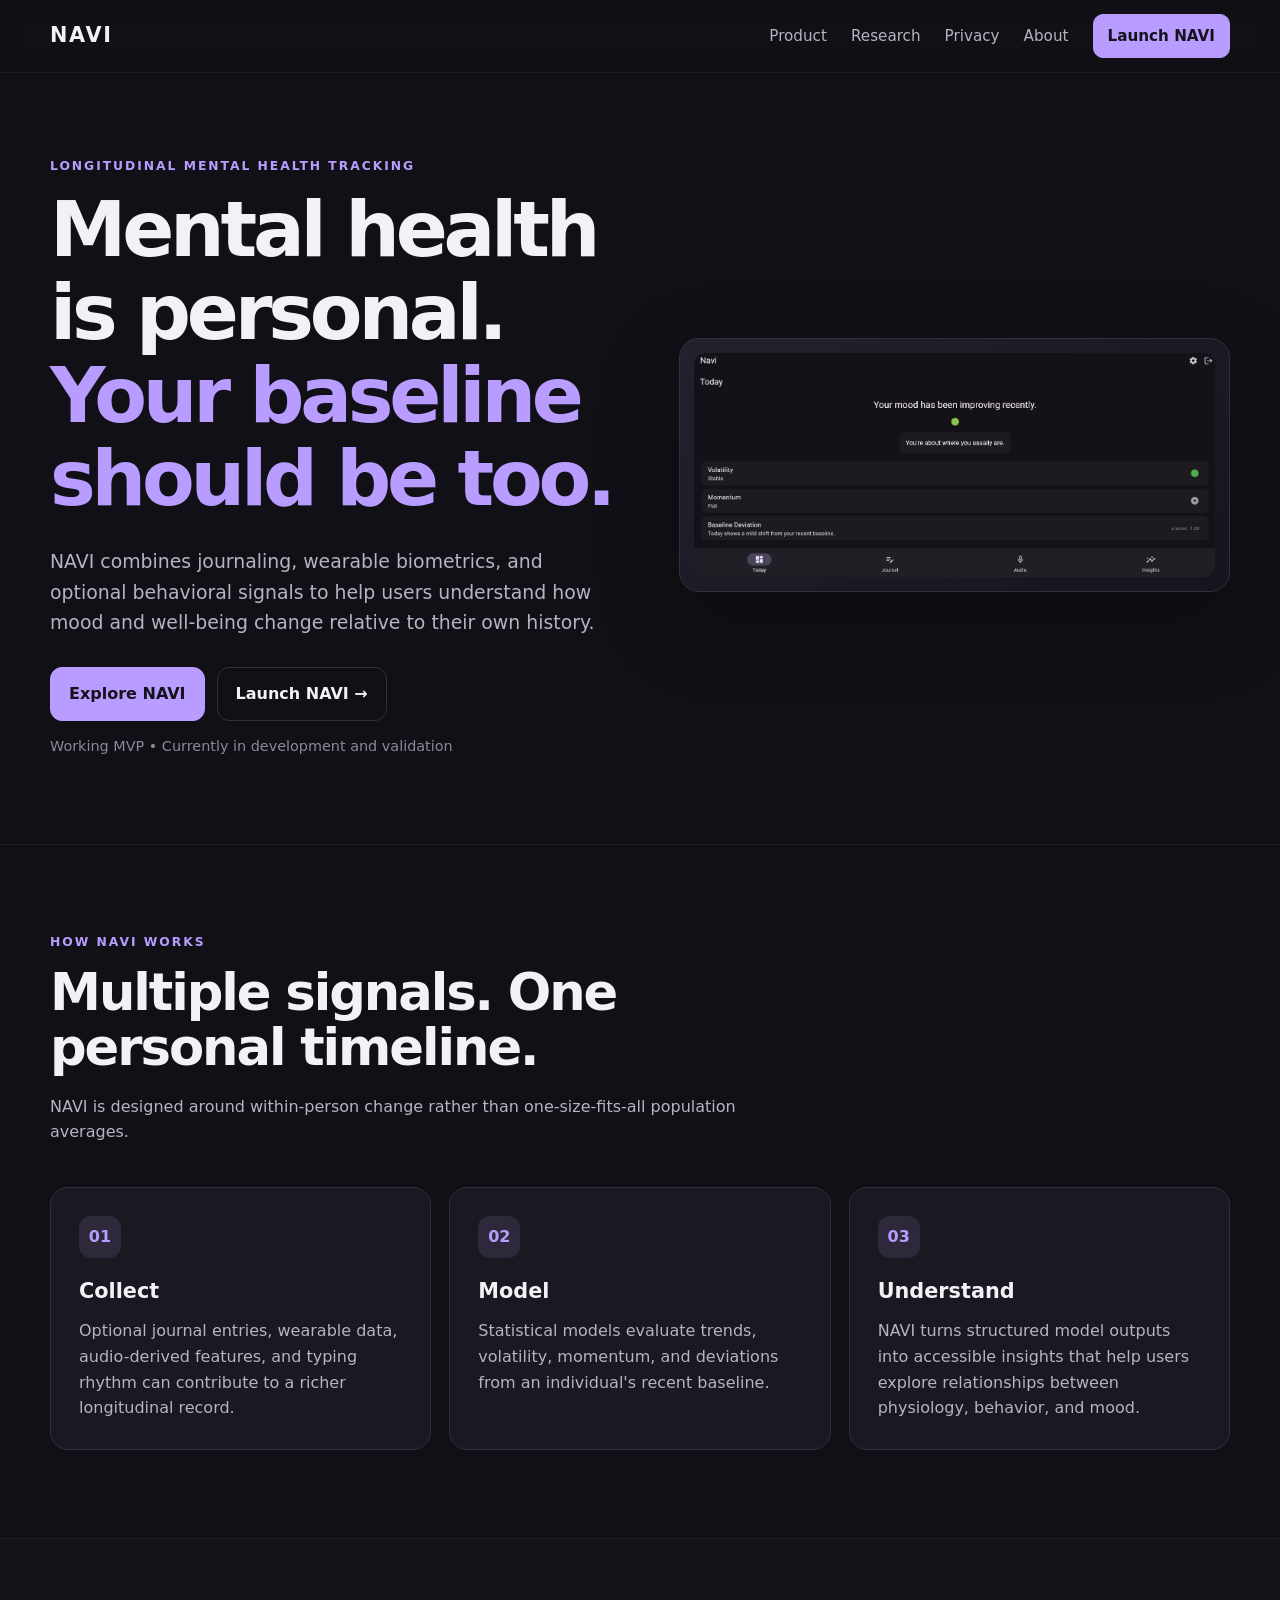
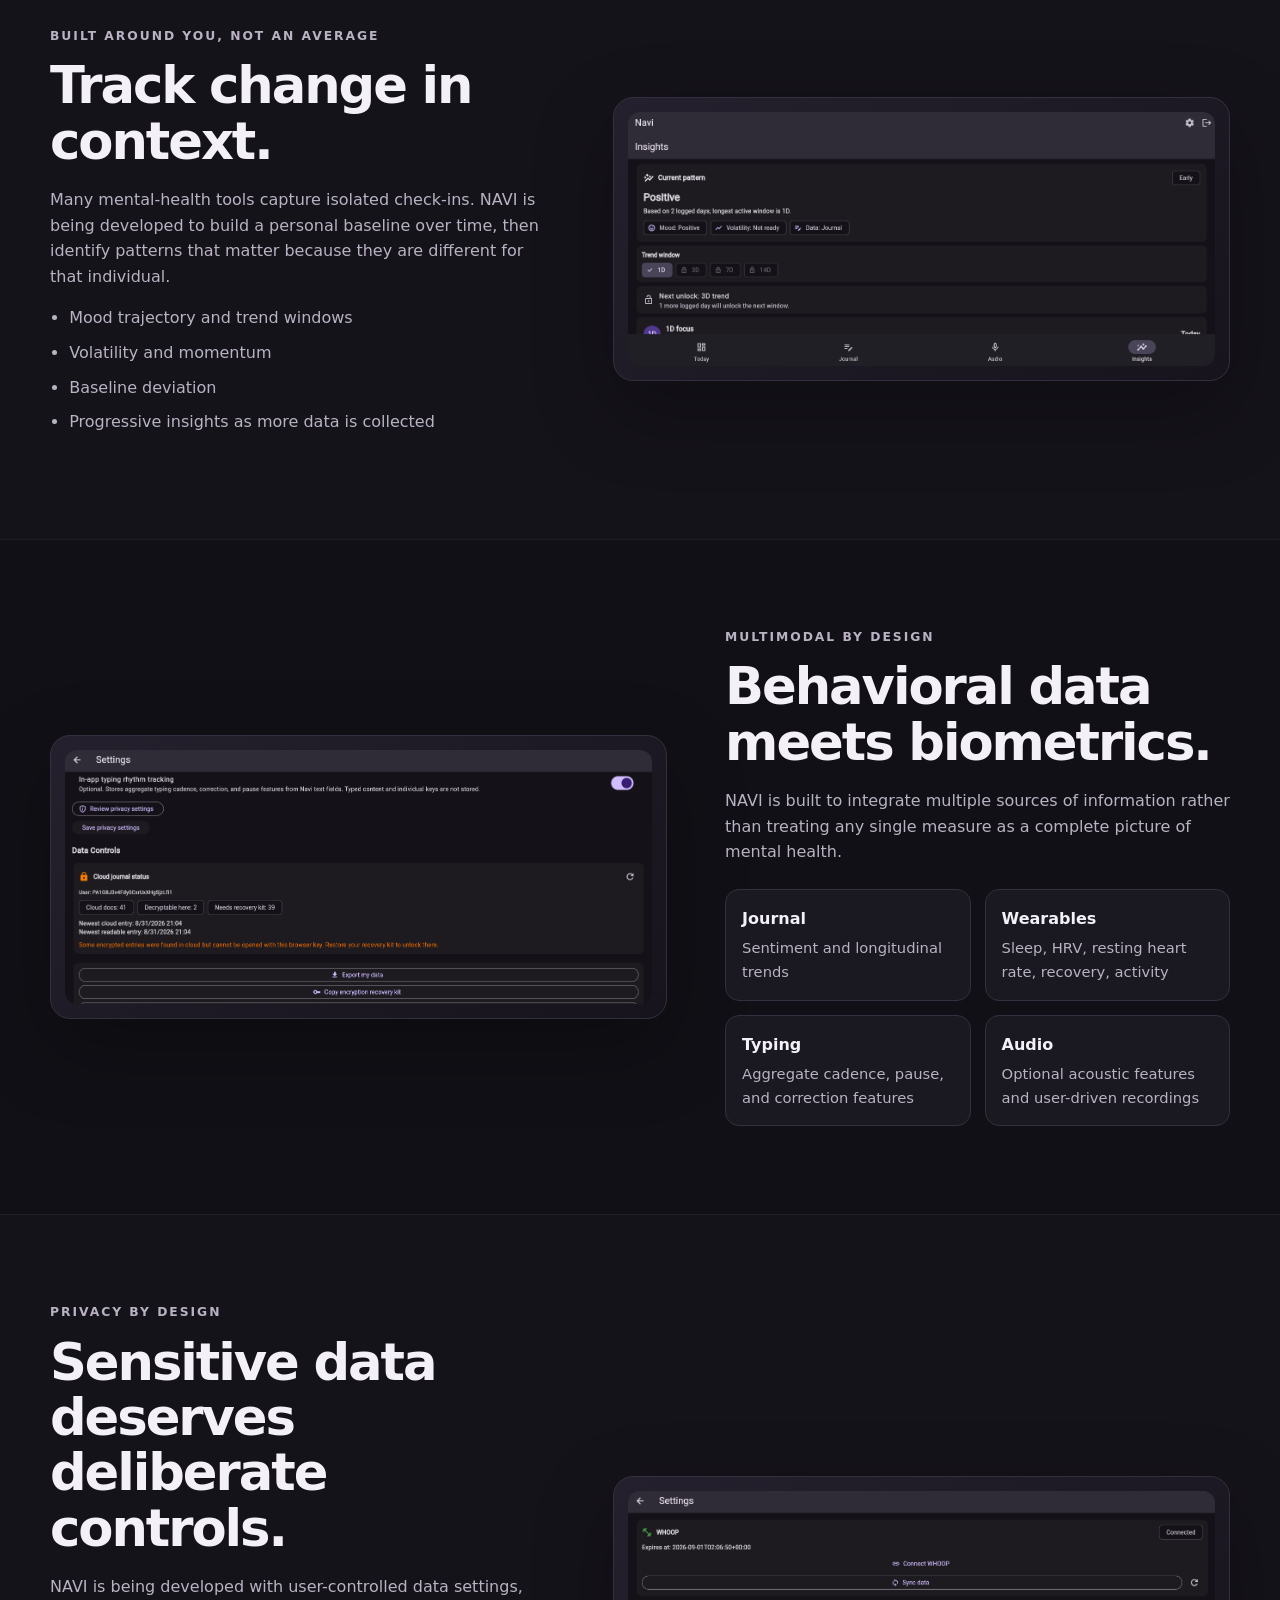
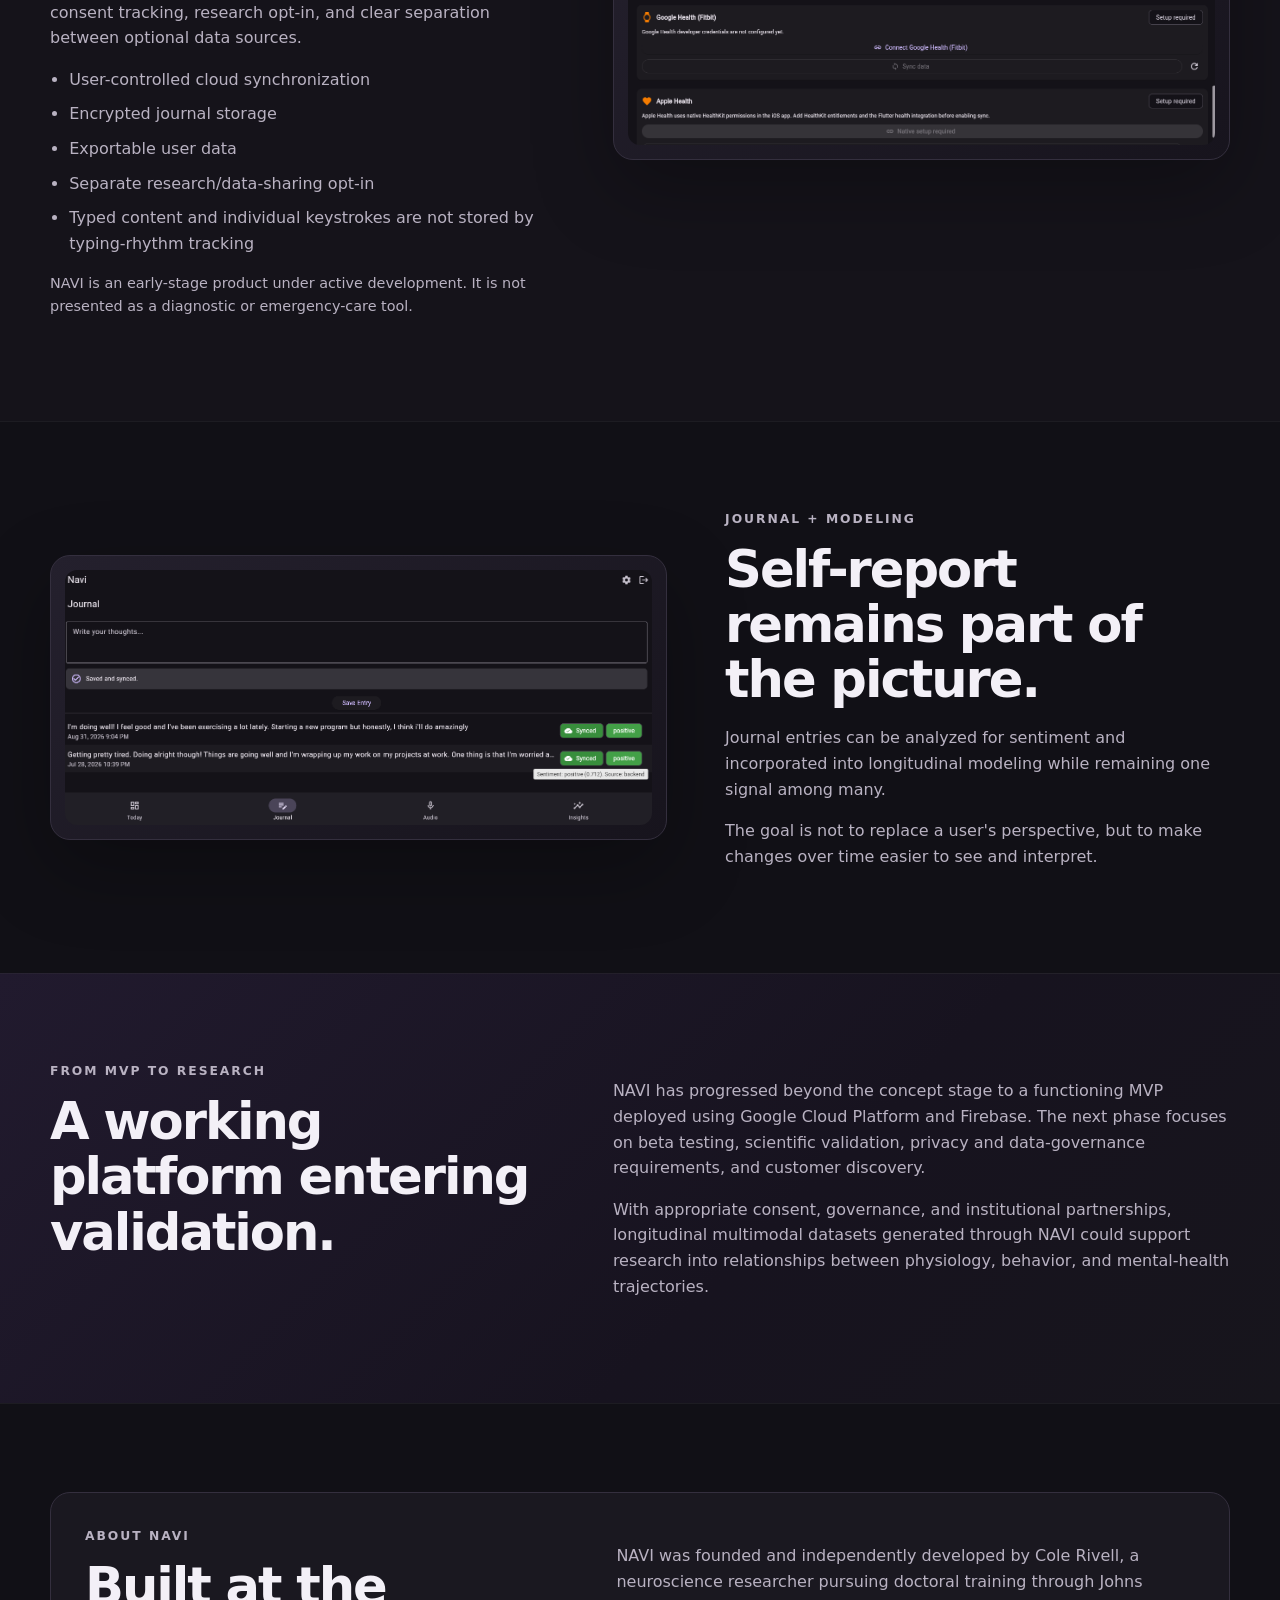
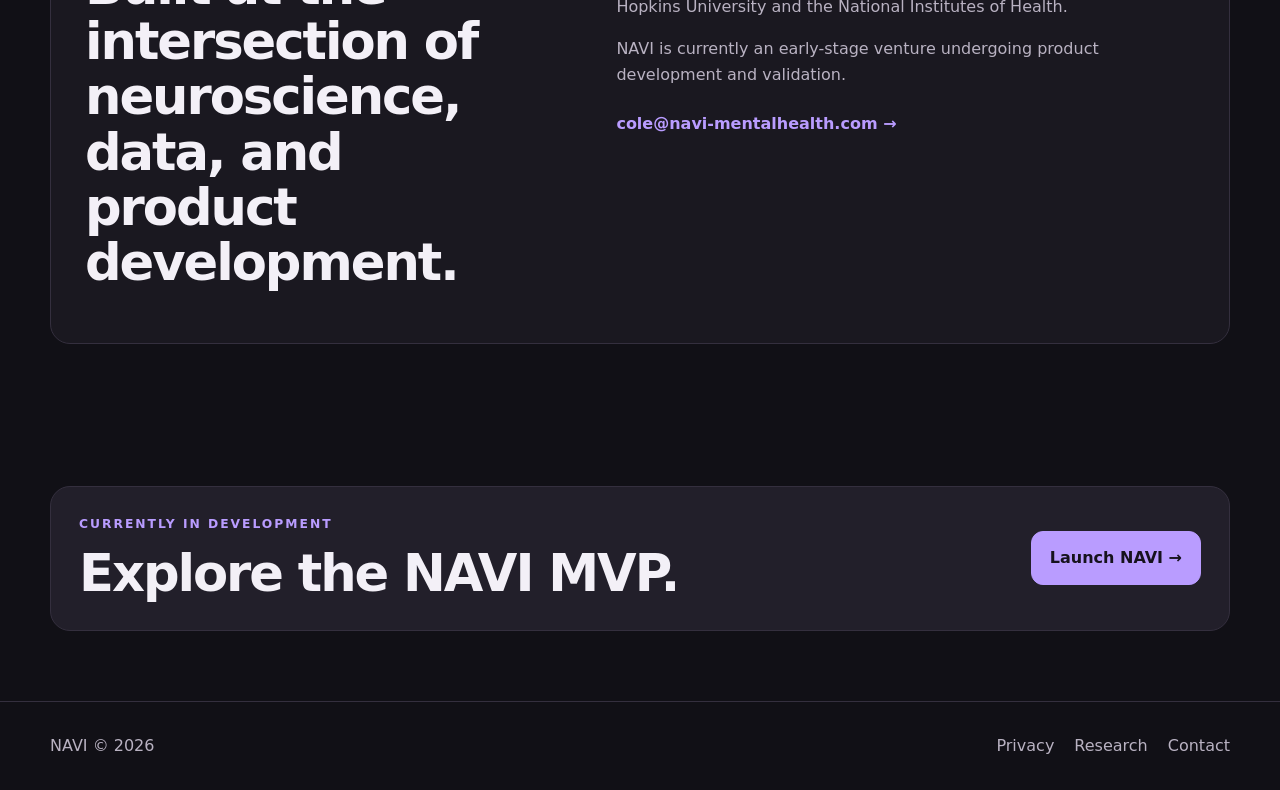
<file: marketing_site/index.html>
<!doctype html>
<html lang="en">
<head>
  <meta charset="utf-8" />
  <meta name="viewport" content="width=device-width, initial-scale=1" />
  <meta name="description" content="NAVI is a longitudinal mental-health tracking platform that combines journaling, wearable biometrics, and optional behavioral signals to understand change relative to an individual's own baseline." />
  <title>NAVI | Longitudinal Mental Health Tracking</title>
  <link rel="stylesheet" href="styles.css" />
</head>
<body>
  <header class="site-header">
    <div class="wrap nav">
      <a class="brand" href="#top">NAVI</a>
      <nav class="nav-links">
        <a href="#product">Product</a>
        <a href="#research">Research</a>
        <a href="#privacy">Privacy</a>
        <a href="#about">About</a>
        <a class="button button-small" href="https://app.navi-mentalhealth.com">Launch NAVI</a>
      </nav>
    </div>
  </header>

  <main id="top">
    <section class="hero">
      <div class="wrap hero-grid">
        <div class="hero-copy">
          <p class="eyebrow">LONGITUDINAL MENTAL HEALTH TRACKING</p>
          <h1>Mental health is personal.<br><span>Your baseline should be too.</span></h1>
          <p class="lede">NAVI combines journaling, wearable biometrics, and optional behavioral signals to help users understand how mood and well-being change relative to their own history.</p>
          <div class="cta-row">
            <a class="button" href="#product">Explore NAVI</a>
            <a class="button button-ghost" href="https://app.navi-mentalhealth.com">Launch NAVI →</a>
          </div>
          <p class="microcopy">Working MVP • Currently in development and validation</p>
        </div>
        <div class="hero-card">
          <img src="assets/today.png" alt="NAVI Today dashboard showing mood trend, volatility, momentum, and baseline deviation." />
        </div>
      </div>
    </section>

    <section id="product" class="section">
      <div class="wrap">
        <div class="section-heading">
          <p class="eyebrow">HOW NAVI WORKS</p>
          <h2>Multiple signals. One personal timeline.</h2>
          <p>NAVI is designed around within-person change rather than one-size-fits-all population averages.</p>
        </div>
        <div class="flow-grid">
          <article class="flow-card"><div class="flow-icon">01</div><h3>Collect</h3><p>Optional journal entries, wearable data, audio-derived features, and typing rhythm can contribute to a richer longitudinal record.</p></article>
          <article class="flow-card"><div class="flow-icon">02</div><h3>Model</h3><p>Statistical models evaluate trends, volatility, momentum, and deviations from an individual's recent baseline.</p></article>
          <article class="flow-card"><div class="flow-icon">03</div><h3>Understand</h3><p>NAVI turns structured model outputs into accessible insights that help users explore relationships between physiology, behavior, and mood.</p></article>
        </div>
      </div>
    </section>

    <section class="section section-alt">
      <div class="wrap split">
        <div class="split-copy">
          <p class="eyebrow">BUILT AROUND YOU, NOT AN AVERAGE</p>
          <h2>Track change in context.</h2>
          <p>Many mental-health tools capture isolated check-ins. NAVI is being developed to build a personal baseline over time, then identify patterns that matter because they are different for that individual.</p>
          <ul class="feature-list">
            <li>Mood trajectory and trend windows</li><li>Volatility and momentum</li><li>Baseline deviation</li><li>Progressive insights as more data is collected</li>
          </ul>
        </div>
        <div class="screenshot-frame"><img src="assets/insights.png" alt="NAVI Insights screen showing current pattern and trend windows." /></div>
      </div>
    </section>

    <section class="section">
      <div class="wrap split reverse">
        <div class="split-copy">
          <p class="eyebrow">MULTIMODAL BY DESIGN</p>
          <h2>Behavioral data meets biometrics.</h2>
          <p>NAVI is built to integrate multiple sources of information rather than treating any single measure as a complete picture of mental health.</p>
          <div class="metric-grid">
            <div><strong>Journal</strong><span>Sentiment and longitudinal trends</span></div>
            <div><strong>Wearables</strong><span>Sleep, HRV, resting heart rate, recovery, activity</span></div>
            <div><strong>Typing</strong><span>Aggregate cadence, pause, and correction features</span></div>
            <div><strong>Audio</strong><span>Optional acoustic features and user-driven recordings</span></div>
          </div>
        </div>
        <div class="screenshot-frame"><img src="assets/wearables.png" alt="NAVI wearable integration settings." /></div>
      </div>
    </section>

    <section id="privacy" class="section section-alt">
      <div class="wrap split">
        <div class="split-copy">
          <p class="eyebrow">PRIVACY BY DESIGN</p>
          <h2>Sensitive data deserves deliberate controls.</h2>
          <p>NAVI is being developed with user-controlled data settings, consent tracking, research opt-in, and clear separation between optional data sources.</p>
          <ul class="feature-list">
            <li>User-controlled cloud synchronization</li><li>Encrypted journal storage</li><li>Exportable user data</li><li>Separate research/data-sharing opt-in</li><li>Typed content and individual keystrokes are not stored by typing-rhythm tracking</li>
          </ul>
          <p class="fineprint">NAVI is an early-stage product under active development. It is not presented as a diagnostic or emergency-care tool.</p>
        </div>
        <div class="screenshot-frame"><img src="assets/privacy.png" alt="NAVI privacy settings showing consent, cloud sync, personalized insights, and optional research data-sharing controls." /></div>
      </div>
    </section>

    <section class="section">
      <div class="wrap split reverse">
        <div class="split-copy">
          <p class="eyebrow">JOURNAL + MODELING</p>
          <h2>Self-report remains part of the picture.</h2>
          <p>Journal entries can be analyzed for sentiment and incorporated into longitudinal modeling while remaining one signal among many.</p>
          <p>The goal is not to replace a user's perspective, but to make changes over time easier to see and interpret.</p>
        </div>
        <div class="screenshot-frame"><img src="assets/journal.png" alt="NAVI Journal screen showing saved journal entries and sentiment labels." /></div>
      </div>
    </section>

    <section id="research" class="section section-accent">
      <div class="wrap research-grid">
        <div><p class="eyebrow">FROM MVP TO RESEARCH</p><h2>A working platform entering validation.</h2></div>
        <div>
          <p>NAVI has progressed beyond the concept stage to a functioning MVP deployed using Google Cloud Platform and Firebase. The next phase focuses on beta testing, scientific validation, privacy and data-governance requirements, and customer discovery.</p>
          <p>With appropriate consent, governance, and institutional partnerships, longitudinal multimodal datasets generated through NAVI could support research into relationships between physiology, behavior, and mental-health trajectories.</p>
        </div>
      </div>
    </section>

    <section id="about" class="section">
      <div class="wrap about-card">
        <div><p class="eyebrow">ABOUT NAVI</p><h2>Built at the intersection of neuroscience, data, and product development.</h2></div>
        <div>
          <p>NAVI was founded and independently developed by Cole Rivell, a neuroscience researcher pursuing doctoral training through Johns Hopkins University and the National Institutes of Health.</p>
          <p>NAVI is currently an early-stage venture undergoing product development and validation.</p>
          <a class="text-link" href="mailto:cole@navi-mentalhealth.com">cole@navi-mentalhealth.com →</a>
        </div>
      </div>
    </section>

    <section class="final-cta">
      <div class="wrap final-cta-inner">
        <div><p class="eyebrow">CURRENTLY IN DEVELOPMENT</p><h2>Explore the NAVI MVP.</h2></div>
        <a class="button" href="https://app.navi-mentalhealth.com">Launch NAVI →</a>
      </div>
    </section>
  </main>

  <footer>
    <div class="wrap footer-inner">
      <span>NAVI © 2026</span>
      <div><a href="#privacy">Privacy</a><a href="#research">Research</a><a href="mailto:cole@navi-mentalhealth.com">Contact</a></div>
    </div>
  </footer>
</body>
</html>
</file>
<file: marketing_site/styles.css>
:root{--bg:#111016;--panel:#1a1820;--panel-2:#221f2a;--text:#f3f0f7;--muted:#b9b2c2;--accent:#b99cff;--line:#342f3e;--max:1180px}*{box-sizing:border-box}html{scroll-behavior:smooth}body{margin:0;background:var(--bg);color:var(--text);font-family:Inter,ui-sans-serif,system-ui,-apple-system,BlinkMacSystemFont,"Segoe UI",sans-serif;line-height:1.6}img{display:block;width:100%}a{color:inherit;text-decoration:none}.wrap{width:min(calc(100% - 40px),var(--max));margin:0 auto}.site-header{position:sticky;top:0;z-index:30;background:rgba(17,16,22,.88);border-bottom:1px solid rgba(255,255,255,.06);backdrop-filter:blur(14px)}.nav{height:72px;display:flex;align-items:center;justify-content:space-between;gap:24px}.brand{font-size:1.3rem;font-weight:800;letter-spacing:.08em}.nav-links{display:flex;align-items:center;gap:24px;color:var(--muted);font-size:.95rem}.nav-links a:hover,.text-link:hover{color:var(--text)}.button{display:inline-flex;align-items:center;justify-content:center;padding:13px 18px;background:var(--accent);color:#16121d;border:1px solid var(--accent);border-radius:12px;font-weight:750}.button:hover{transform:translateY(-1px)}.button-small{padding:9px 14px;border-radius:10px}.button-ghost{background:transparent;color:var(--text);border-color:var(--line)}.hero{padding:84px 0 72px}.hero-grid{display:grid;grid-template-columns:1.02fr .98fr;gap:56px;align-items:center}.eyebrow{margin:0 0 12px;color:var(--accent);font-size:.77rem;letter-spacing:.16em;font-weight:800}h1,h2,h3{margin-top:0;line-height:1.08}h1{font-size:clamp(2.8rem,6vw,5.5rem);letter-spacing:-.055em;margin-bottom:26px}h1 span{color:var(--accent)}h2{font-size:clamp(2rem,4vw,3.5rem);letter-spacing:-.04em;margin-bottom:18px}h3{font-size:1.3rem;margin-bottom:10px}.lede{color:var(--muted);font-size:1.18rem;max-width:680px}.cta-row{display:flex;gap:12px;margin:30px 0 14px;flex-wrap:wrap}.microcopy,.fineprint{color:#8f8799;font-size:.9rem}.hero-card,.screenshot-frame{background:linear-gradient(145deg,#24202d,#17141d);border:1px solid var(--line);border-radius:20px;padding:14px;box-shadow:0 28px 80px rgba(0,0,0,.28)}.hero-card img,.screenshot-frame img{border-radius:12px}.section{padding:88px 0;border-top:1px solid rgba(255,255,255,.05)}.section-alt{background:#15131a}.section-accent{background:linear-gradient(135deg,#211a2e,#17131f 60%,#17151c)}.section-heading{max-width:760px;margin-bottom:42px}.section-heading>p:last-child,.split-copy>p,.research-grid p,.about-card p{color:var(--muted)}.flow-grid{display:grid;grid-template-columns:repeat(3,1fr);gap:18px}.flow-card{background:var(--panel);border:1px solid var(--line);border-radius:18px;padding:28px}.flow-card p{color:var(--muted);margin-bottom:0}.flow-icon{width:42px;height:42px;display:grid;place-items:center;border-radius:12px;background:rgba(185,156,255,.12);color:var(--accent);font-weight:800;margin-bottom:22px}.split{display:grid;grid-template-columns:.9fr 1.1fr;gap:58px;align-items:center}.split.reverse{grid-template-columns:1.1fr .9fr}.split.reverse .split-copy{order:2}.split.reverse .screenshot-frame{order:1}.feature-list{padding-left:1.2rem;color:var(--muted)}.feature-list li{margin:9px 0}.metric-grid{display:grid;grid-template-columns:repeat(2,1fr);gap:14px;margin-top:24px}.metric-grid div{background:var(--panel);border:1px solid var(--line);border-radius:14px;padding:16px}.metric-grid strong,.metric-grid span{display:block}.metric-grid span{color:var(--muted);font-size:.92rem;margin-top:5px}.research-grid,.about-card{display:grid;grid-template-columns:.9fr 1.1fr;gap:58px}.about-card{background:var(--panel);border:1px solid var(--line);border-radius:20px;padding:34px}.text-link{display:inline-block;margin-top:8px;color:var(--accent);font-weight:700}.final-cta{padding:54px 0 70px}.final-cta-inner{display:flex;align-items:center;justify-content:space-between;gap:24px;background:var(--panel-2);border:1px solid var(--line);border-radius:20px;padding:28px}.final-cta h2{margin-bottom:0}footer{border-top:1px solid var(--line);color:var(--muted)}.footer-inner{min-height:88px;display:flex;align-items:center;justify-content:space-between;gap:20px}.footer-inner div{display:flex;gap:20px}@media(max-width:900px){.nav-links>a:not(.button){display:none}.hero-grid,.split,.split.reverse,.research-grid,.about-card{grid-template-columns:1fr}.split.reverse .split-copy,.split.reverse .screenshot-frame{order:initial}.flow-grid{grid-template-columns:1fr}.hero{padding-top:58px}}@media(max-width:640px){.wrap{width:min(calc(100% - 24px),var(--max))}.nav{height:64px}h1{font-size:2.7rem}.hero{padding:48px 0}.section{padding:62px 0}.metric-grid{grid-template-columns:1fr}.final-cta-inner,.footer-inner{align-items:flex-start;flex-direction:column}}
</file>
